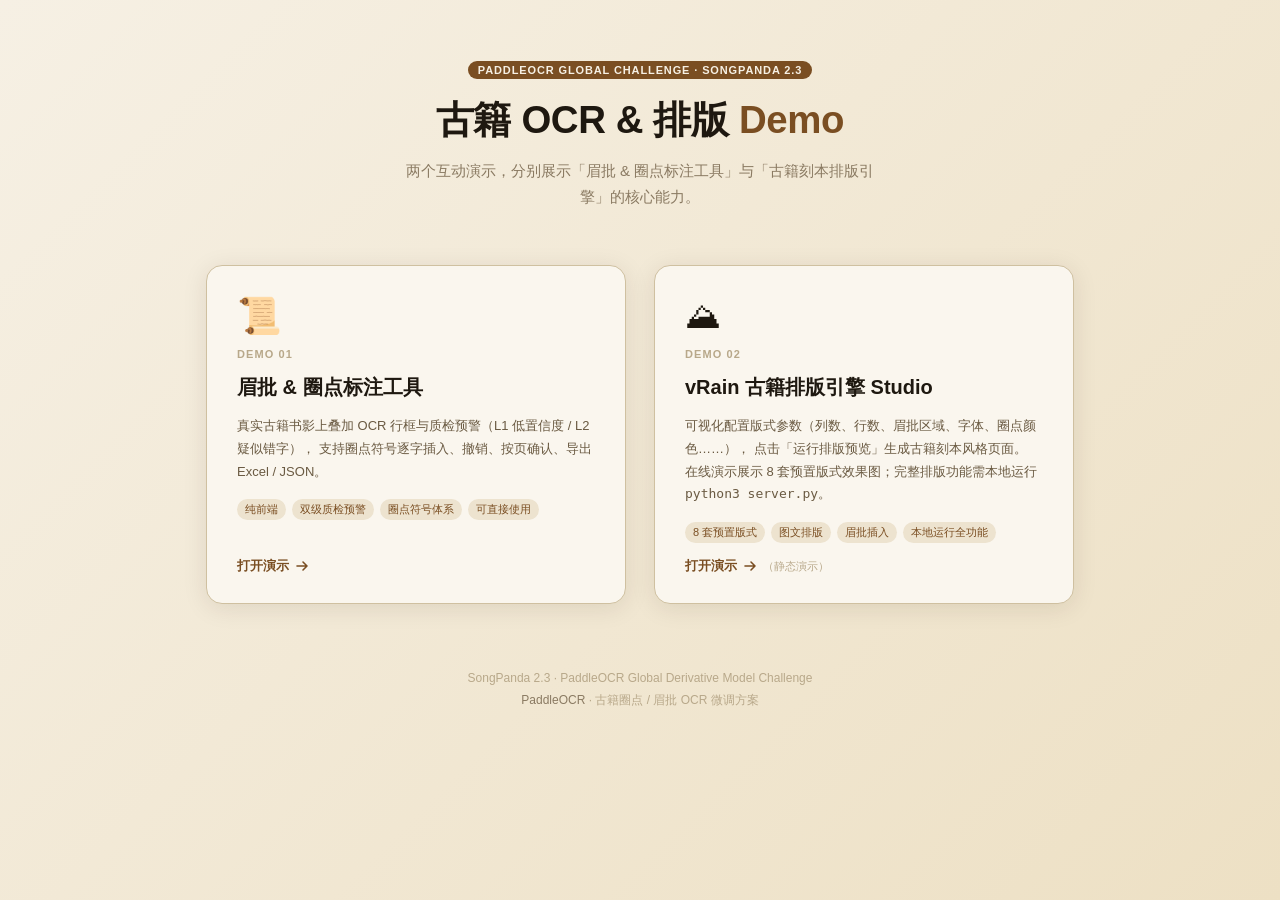
<file: index.html>
<!DOCTYPE html>
<html lang="zh-CN">
<head>
<meta charset="UTF-8">
<meta name="viewport" content="width=device-width, initial-scale=1.0">
<title>SongPanda 2.3 — Demo Index</title>
<style>
* { box-sizing:border-box; margin:0; padding:0; }
body {
  font-family: 'PingFang SC','Hiragino Sans GB','Microsoft YaHei',sans-serif;
  background: linear-gradient(135deg, #f6f0e4 0%, #ede0c4 100%);
  min-height: 100vh;
  display: flex;
  flex-direction: column;
  align-items: center;
  padding: 60px 20px 80px;
  color: #1e1810;
}

header { text-align:center; margin-bottom:56px; }
.badge {
  display: inline-block;
  background: #7a4e22;
  color: #f6f0e4;
  font-size: 11px;
  font-weight: 600;
  letter-spacing: .08em;
  padding: 3px 10px;
  border-radius: 20px;
  margin-bottom: 16px;
  text-transform: uppercase;
}
h1 {
  font-size: 2.4rem;
  font-weight: 700;
  letter-spacing: -.01em;
  color: #1e1810;
  margin-bottom: 12px;
}
h1 em { color: #7a4e22; font-style: normal; }
.subtitle {
  font-size: 15px;
  color: #8a7a62;
  line-height: 1.7;
  max-width: 480px;
  margin: 0 auto;
}

.cards {
  display: flex;
  gap: 28px;
  flex-wrap: wrap;
  justify-content: center;
  max-width: 960px;
  width: 100%;
}

.card {
  background: #faf6ee;
  border: 1px solid #cfc0a0;
  border-radius: 16px;
  padding: 32px 30px 28px;
  width: 420px;
  max-width: 100%;
  box-shadow: 0 4px 24px rgba(50,25,5,.10);
  text-decoration: none;
  color: inherit;
  display: flex;
  flex-direction: column;
  gap: 14px;
  transition: transform .18s ease, box-shadow .18s ease;
}
.card:hover {
  transform: translateY(-4px);
  box-shadow: 0 12px 36px rgba(50,25,5,.16);
}

.card-icon {
  font-size: 36px;
  line-height: 1;
}
.card-num {
  font-size: 11px;
  font-weight: 600;
  letter-spacing: .1em;
  color: #b8a88a;
  text-transform: uppercase;
}
.card-title {
  font-size: 1.25rem;
  font-weight: 700;
  color: #1e1810;
}
.card-desc {
  font-size: 13px;
  color: #6a5a42;
  line-height: 1.75;
}
.card-tags {
  display: flex;
  flex-wrap: wrap;
  gap: 6px;
  margin-top: 2px;
}
.tag {
  font-size: 11px;
  padding: 3px 8px;
  border-radius: 20px;
  background: #ede3cf;
  color: #7a4e22;
  font-weight: 500;
}
.card-cta {
  margin-top: auto;
  display: inline-flex;
  align-items: center;
  gap: 6px;
  font-size: 13px;
  font-weight: 600;
  color: #7a4e22;
}
.card-cta svg { transition:transform .18s; }
.card:hover .card-cta svg { transform:translateX(4px); }

.card.card-static .card-cta::after { content: "（静态演示）"; font-weight:400; color:#b8a88a; font-size:11px; }

footer {
  margin-top: 64px;
  font-size: 12px;
  color: #b8a88a;
  text-align: center;
  line-height: 1.8;
}
footer a { color: #8a7a62; text-decoration: none; }
footer a:hover { text-decoration: underline; }
</style>
</head>
<body>

<header>
  <div class="badge">PaddleOCR Global Challenge · SongPanda 2.3</div>
  <h1>古籍 OCR &amp; 排版 <em>Demo</em></h1>
  <p class="subtitle">
    两个互动演示，分别展示「眉批 &amp; 圈点标注工具」与「古籍刻本排版引擎」的核心能力。
  </p>
</header>

<div class="cards">

  <a class="card" href="eval-annotation-demo/index.html">
    <div class="card-icon">📜</div>
    <div class="card-num">Demo 01</div>
    <div class="card-title">眉批 &amp; 圈点标注工具</div>
    <div class="card-desc">
      真实古籍书影上叠加 OCR 行框与质检预警（L1 低置信度 / L2 疑似错字），
      支持圈点符号逐字插入、撤销、按页确认、导出 Excel / JSON。
    </div>
    <div class="card-tags">
      <span class="tag">纯前端</span>
      <span class="tag">双级质检预警</span>
      <span class="tag">圈点符号体系</span>
      <span class="tag">可直接使用</span>
    </div>
    <div class="card-cta">
      打开演示
      <svg width="14" height="14" viewBox="0 0 14 14" fill="none">
        <path d="M2 7h10M8 3l4 4-4 4" stroke="#7a4e22" stroke-width="1.6" stroke-linecap="round" stroke-linejoin="round"/>
      </svg>
    </div>
  </a>

  <a class="card card-static" href="train-pipeline-demo/index.html">
    <div class="card-icon">⛰</div>
    <div class="card-num">Demo 02</div>
    <div class="card-title">vRain 古籍排版引擎 Studio</div>
    <div class="card-desc">
      可视化配置版式参数（列数、行数、眉批区域、字体、圈点颜色……），
      点击「运行排版预览」生成古籍刻本风格页面。
      在线演示展示 8 套预置版式效果图；完整排版功能需本地运行 <code>python3 server.py</code>。
    </div>
    <div class="card-tags">
      <span class="tag">8 套预置版式</span>
      <span class="tag">图文排版</span>
      <span class="tag">眉批插入</span>
      <span class="tag">本地运行全功能</span>
    </div>
    <div class="card-cta">
      打开演示
      <svg width="14" height="14" viewBox="0 0 14 14" fill="none">
        <path d="M2 7h10M8 3l4 4-4 4" stroke="#7a4e22" stroke-width="1.6" stroke-linecap="round" stroke-linejoin="round"/>
      </svg>
    </div>
  </a>

</div>

<footer>
  SongPanda 2.3 · PaddleOCR Global Derivative Model Challenge<br>
  <a href="https://github.com/PaddlePaddle/PaddleOCR" target="_blank">PaddleOCR</a> ·
  古籍圈点 / 眉批 OCR 微调方案
</footer>

</body>
</html>
</file>
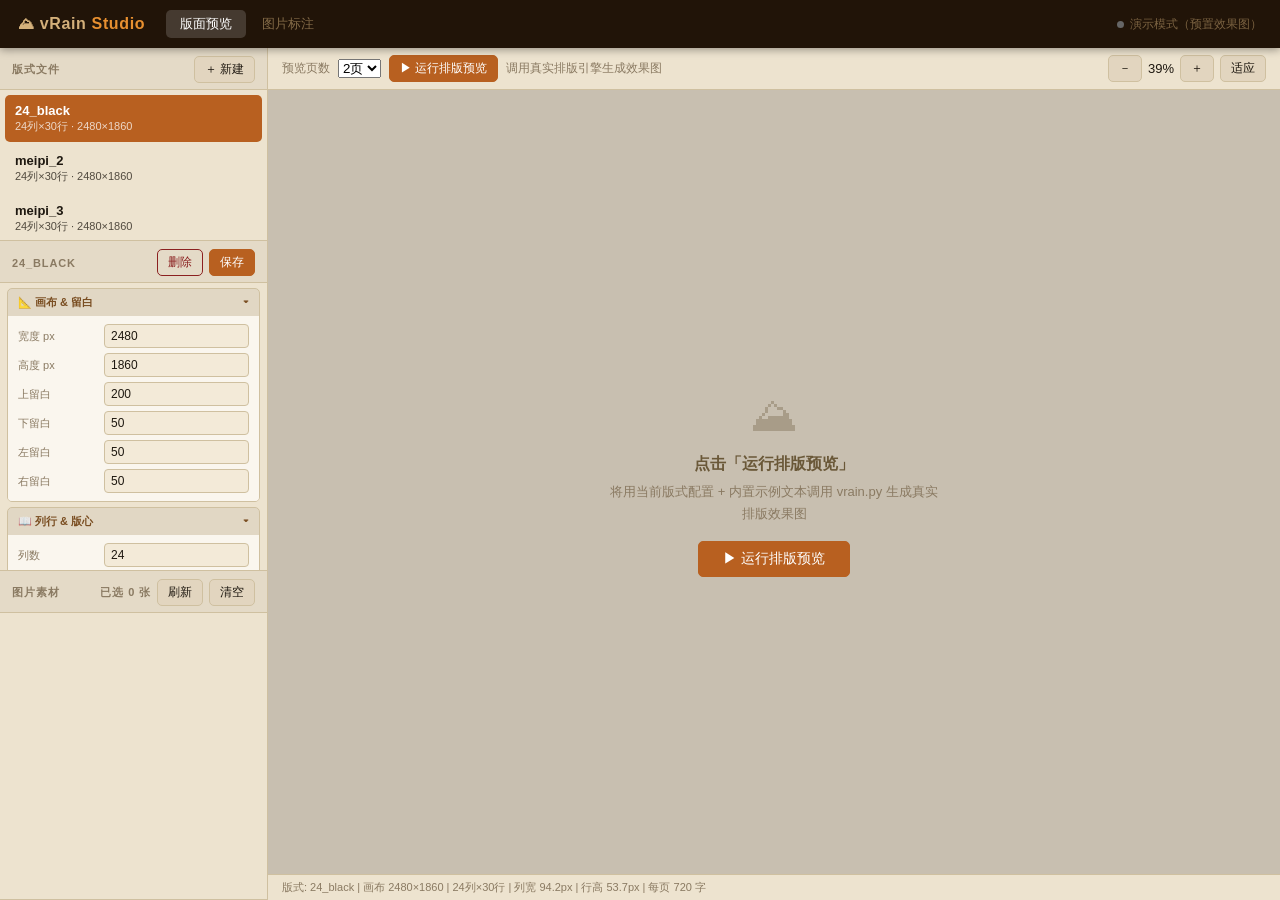
<file: train-pipeline-demo/index.html>
<!DOCTYPE html>
<html lang="zh-CN">
<head>
  <meta charset="UTF-8">
  <title>vRain Studio</title>
  <link rel="stylesheet" href="style.css">
</head>
<body>

<!-- ── 顶栏 ── -->
<header class="topbar">
  <div class="logo">⛰ vRain <em>Studio</em></div>
  <nav class="tabs">
    <button class="tab active" data-tab="preview">版面预览</button>
    <button class="tab" data-tab="annotate">图片标注</button>
  </nav>
  <div class="topbar-right">
    <span id="server-dot" class="dot-off"></span>
    <span id="server-label">连接中…</span>
  </div>
</header>

<!-- ── 主体 ── -->
<main class="main">

  <!-- ══ TAB：版面预览 ══ -->
  <section class="tab-panel active" id="tab-preview">

    <!-- 左：版式列表 + 参数面板 -->
    <aside class="sidebar">

      <div class="sb-block">
        <div class="sb-title">
          版式文件
          <button class="mbtn" id="btn-new">＋ 新建</button>
        </div>
        <div id="layout-list" class="layout-list"></div>
      </div>

      <div class="sb-block grow">
        <div class="sb-title">
          <span id="editing-id">参数配置</span>
          <div style="display:flex;align-items:center;gap:6px">
            <span id="dirty-dot" class="dirty-dot" title="有未保存的修改" style="display:none">●</span>
            <button class="mbtn danger" id="btn-delete">删除</button>
            <button class="mbtn primary" id="btn-save">保存</button>
          </div>
        </div>
        <div id="param-groups" class="param-groups"></div>
      </div>

      <div class="sb-block grow" style="min-height:0;overflow:hidden;display:none" id="sb-images">
        <div class="sb-title">
          <span>图片素材</span>
          <div style="display:flex;align-items:center;gap:6px">
            <span id="img-sel-count" style="font-size:11px;color:var(--muted)">已选 0 张</span>
            <button class="mbtn" id="btn-img-refresh">刷新</button>
            <button class="mbtn" id="btn-img-clear">清空</button>
          </div>
        </div>
        <div id="image-gallery" class="image-gallery"></div>
      </div>

    </aside>

    <!-- 右：预览区 -->
    <div class="preview-wrap">

      <!-- 预览控制栏 -->
      <div class="preview-bar">
        <div style="display:flex;align-items:center;gap:8px">
          <label class="bar-label">预览页数</label>
          <select id="sel-pages">
            <option value="1">1页</option>
            <option value="2" selected>2页</option>
            <option value="3">3页</option>
            <option value="4">4页</option>
            <option value="6">6页</option>
          </select>
          <button class="mbtn primary" id="btn-preview">▶ 运行排版预览</button>
          <span id="preview-spinner" class="spinner" style="display:none"></span>
          <span id="preview-hint" class="bar-hint">调用真实排版引擎生成效果图</span>
        </div>
        <div style="display:flex;align-items:center;gap:6px">
          <button class="mbtn" id="zoom-out">－</button>
          <span id="zoom-val">80%</span>
          <button class="mbtn" id="zoom-in">＋</button>
          <button class="mbtn" id="zoom-fit">适应</button>
        </div>
      </div>

      <!-- 图片展示区 -->
      <div class="preview-body" id="preview-body">
        <div class="preview-empty" id="preview-empty">
          <div class="empty-icon">⛰</div>
          <div class="empty-title">点击「运行排版预览」</div>
          <div class="empty-desc">将用当前版式配置 + 内置示例文本调用 vrain.py 生成真实排版效果图</div>
          <button class="mbtn primary" id="btn-preview2" style="margin-top:16px;padding:8px 24px;font-size:14px">▶ 运行排版预览</button>
        </div>
        <div id="preview-pages" style="display:none"></div>
      </div>

      <!-- 状态栏 -->
      <div class="status-bar" id="status-bar">—</div>
    </div>

  </section>

  <!-- ══ TAB：图片标注 ══ -->
  <section class="tab-panel" id="tab-annotate">
    <aside class="sidebar">
      <div class="sb-block">
        <div class="sb-title">上传扫描图</div>
        <div class="upload-zone" id="upload-zone">
          <div style="font-size:28px;margin-bottom:6px">🖼</div>
          <div style="font-size:12px;color:var(--muted);line-height:1.6">拖拽或点击上传<br>古籍扫描图</div>
          <input type="file" id="upload-input" accept="image/*" hidden>
        </div>
        <div id="upload-status" style="padding:5px 10px 6px;font-size:11px;color:var(--muted);display:none"></div>
      </div>
      <div class="sb-block">
        <div class="sb-title">标注工具</div>
        <div style="padding:6px 8px 4px;display:flex;flex-direction:column;gap:3px">
          <button class="anno-btn active" data-tool="body">📝 正文区域（框选）</button>
          <div class="anno-tip">推算四边留白 margins_*</div>
          <button class="anno-btn" data-tool="margin">📌 眉批区域（框选）</button>
          <div class="anno-tip">推算眉批起始位置 fish_top_y</div>
          <button class="anno-btn" data-tool="hsplit">— 眉批/正文分界线（点击）</button>
          <div class="anno-tip">点击设置一条横线切割正文与眉批</div>
          <button class="anno-btn" data-tool="col_box">┃ 列框（逐列框选）</button>
          <div class="anno-tip">每列框一个竖条 → 存列位置+列宽，自适应字号/行数</div>
          <button class="anno-btn" data-tool="center">⟷ 版心区域（框选）</button>
          <div class="anno-tip">框选版心空白区域，宽度直接作为 leaf_center_width</div>
          <button class="anno-btn" data-tool="row">─ 行线（逐行点击）</button>
          <div class="anno-tip">点 N 条线 → row_num = N+1，所有列共用</div>
          <button class="anno-btn" data-tool="img_zone" style="border-color:rgba(220,40,180,.7);color:rgba(200,20,160,1)">🖼 图片区域（框选）</button>
          <div class="anno-tip">框选放置插图的矩形区域，支持多个；写入 image_zones，排版时随机贴图</div>
        </div>
        <div style="padding:2px 8px 8px">
          <button class="mbtn danger" id="btn-anno-clear" style="width:100%">清除全部</button>
        </div>
      </div>
      <div class="sb-block grow" style="overflow:hidden">
        <div class="sb-title">推算结果</div>
        <div id="anno-result" style="padding:6px 10px;font-size:12px;line-height:1.8;overflow-y:auto">
          <span style="color:var(--muted)">尚未标注</span>
        </div>
        <div style="padding:6px 8px 10px">
          <button class="mbtn primary" id="btn-anno-apply" disabled style="width:100%">写入当前版式配置 →</button>
        </div>
      </div>
    </aside>
    <div class="preview-wrap">
      <div class="preview-bar">
        <span style="font-size:12px;color:var(--muted)">在图上拖拽/点击标注区域，自动推算配置参数</span>
        <div style="display:flex;align-items:center;gap:6px">
          <button class="mbtn" id="anno-zoom-out">－</button>
          <span id="anno-zoom-val">100%</span>
          <button class="mbtn" id="anno-zoom-in">＋</button>
        </div>
      </div>
      <div class="preview-body" id="anno-body">
        <div class="preview-empty" id="anno-placeholder">
          <div class="empty-icon">🖼</div>
          <div class="empty-title">上传古籍扫描图</div>
          <div class="empty-desc">支持 jpg / png，上传后可框选正文区域、点击标记列线行线</div>
        </div>
        <canvas id="anno-canvas" style="display:none;cursor:crosshair"></canvas>
      </div>
      <div class="status-bar" id="anno-coord">—</div>
    </div>
  </section>


</main>

<!-- ── 新建版式弹窗 ── -->
<div class="overlay" id="overlay-new">
  <div class="modal">
    <div class="modal-title">新建版式</div>
    <div class="modal-field">
      <label>版式 ID（字母/数字/下划线，将作为文件名）</label>
      <input id="new-id" type="text" placeholder="例：my_layout_18col" autocomplete="off">
    </div>
    <div class="modal-field">
      <label>复制自</label>
      <select id="new-base"></select>
    </div>
    <div class="modal-actions">
      <button class="mbtn" id="btn-new-cancel">取消</button>
      <button class="mbtn primary" id="btn-new-confirm">创建</button>
    </div>
  </div>
</div>

<!-- ── 写入版式弹窗（标注后选择目标版式） ── -->
<div class="overlay" id="overlay-apply">
  <div class="modal">
    <div class="modal-title">将标注结果写入版式</div>
    <div class="modal-field">
      <label>选择目标版式</label>
      <select id="apply-target"></select>
    </div>
    <div id="apply-preview" style="margin-top:10px;background:var(--bg);border:1px solid var(--border);border-radius:var(--r);padding:10px 12px;font-size:12px;line-height:1.9;color:var(--muted)">
      将写入以下参数：
    </div>
    <div class="modal-actions">
      <button class="mbtn" id="btn-apply-cancel">取消</button>
      <button class="mbtn primary" id="btn-apply-confirm">写入并切换到预览</button>
    </div>
  </div>
</div>

<!-- ── Toast ── -->
<div id="toast"></div>

<script src="app.js"></script>
</body>
</html>
</file>
<file: train-pipeline-demo/style.css>
/* ── 本地运行提示 Banner ── */
#local-run-banner {
  position:fixed; bottom:-160px; left:50%; transform:translateX(-50%);
  width:min(680px,94vw); background:#1e1810; color:#f3ead8;
  border-radius:12px; padding:18px 20px; display:flex; gap:14px; align-items:flex-start;
  box-shadow:0 8px 32px rgba(0,0,0,.45); z-index:9999;
  transition:bottom .35s cubic-bezier(.22,1,.36,1);
}
#local-run-banner.show { bottom:24px; }
#local-run-banner.flash { animation:lrb-flash .3s ease; }
@keyframes lrb-flash { 0%,100%{opacity:1} 50%{opacity:.4} }
.lrb-icon { font-size:28px; line-height:1; padding-top:2px; flex-shrink:0; }
.lrb-body { flex:1; min-width:0; }
.lrb-title { font-weight:700; font-size:14px; margin-bottom:4px; color:#f3ead8; }
.lrb-desc  { font-size:12px; color:#b8a88a; margin-bottom:8px; }
.lrb-code  {
  background:#0d0a07; border-radius:7px; padding:8px 12px;
  font-family:'Menlo','Courier New',monospace; font-size:12px; color:#88c97e;
  white-space:pre; overflow-x:auto; line-height:1.7;
}
.lrb-close {
  background:none; border:none; color:#8a7a62; cursor:pointer;
  font-size:16px; padding:2px 4px; flex-shrink:0; line-height:1;
  transition:color .15s;
}
.lrb-close:hover { color:#f3ead8; }

:root {
  --bg:      #f3ead8;
  --paper:   #faf6ee;
  --border:  #cfc0a0;
  --ink:     #1e1810;
  --muted:   #8a7a62;
  --accent:  #7a4e22;
  --hot:     #b86020;
  --sidebar: #ede3cf;
  --hover:   #e2d5bf;
  --danger:  #8b2020;
  --r: 5px;
  --shadow: 0 2px 16px rgba(50,25,5,.13);
}
* { box-sizing:border-box; margin:0; padding:0; }
body {
  font-family:'PingFang SC','Hiragino Sans GB','Microsoft YaHei',sans-serif;
  background:var(--bg); color:var(--ink);
  height:100vh; display:flex; flex-direction:column; overflow:hidden;
  font-size:13px;
}

/* ── 顶栏 ── */
.topbar {
  height:48px; background:#211408;
  display:flex; align-items:center; padding:0 18px; gap:18px;
  flex-shrink:0; box-shadow:0 2px 8px rgba(0,0,0,.35); z-index:10;
}
.logo { color:#d4b07a; font-size:16px; font-weight:700; letter-spacing:.04em; white-space:nowrap; min-width:130px; }
.logo em { color:#e89030; font-style:normal; }
.tabs { display:flex; gap:2px; flex:1; }
.tab {
  background:transparent; border:none; color:rgba(212,176,122,.55);
  font-size:13px; padding:5px 14px; border-radius:var(--r);
  cursor:pointer; transition:all .15s; font-family:inherit;
}
.tab:hover  { background:rgba(255,255,255,.08); color:#d4b07a; }
.tab.active { background:rgba(255,255,255,.16); color:#fff; font-weight:500; }
.topbar-right { display:flex; align-items:center; gap:6px; color:rgba(212,176,122,.5); font-size:12px; margin-left:auto; }
.dot-on  { width:7px; height:7px; border-radius:50%; background:#5cb85c; box-shadow:0 0 5px #5cb85c; flex-shrink:0; }
.dot-off { width:7px; height:7px; border-radius:50%; background:#666; flex-shrink:0; }

/* ── 主体 ── */
.main { flex:1; overflow:hidden; }
.tab-panel { display:none; height:100%; }
.tab-panel.active { display:flex; }

/* ── 侧边栏 ── */
.sidebar { width:268px; flex-shrink:0; background:var(--sidebar); border-right:1px solid var(--border); display:flex; flex-direction:column; overflow:hidden; }
.sb-block { border-bottom:1px solid var(--border); display:flex; flex-direction:column; }
.sb-block.grow { flex:1; min-height:0; overflow:hidden; display:flex; flex-direction:column; }
.sb-title {
  font-size:11px; font-weight:700; text-transform:uppercase; letter-spacing:.08em;
  color:var(--muted); padding:8px 12px 6px;
  display:flex; align-items:center; justify-content:space-between;
  background:rgba(0,0,0,.04); flex-shrink:0; border-bottom:1px solid var(--border);
}

/* ── 版式列表 ── */
.layout-list { padding:5px; overflow-y:auto; max-height:150px; }
.li {
  padding:7px 9px; border-radius:var(--r); cursor:pointer;
  border:1px solid transparent; transition:all .15s; margin-bottom:3px;
}
.li:hover { background:var(--hover); border-color:var(--border); }
.li.active { background:var(--hot); color:#fff; }
.li-id   { font-weight:600; font-size:13px; }
.li-meta { font-size:11px; opacity:.75; margin-top:1px; }

/* ── 参数分组 ── */
.param-groups { flex:1; overflow-y:auto; padding:5px 7px 14px; }
.pg { margin-bottom:5px; border:1px solid var(--border); border-radius:var(--r); overflow:hidden; }
.pg-head {
  background:rgba(0,0,0,.05); padding:6px 10px;
  font-size:11px; font-weight:700; color:var(--accent);
  cursor:pointer; display:flex; justify-content:space-between; user-select:none;
}
.pg-body { padding:8px 10px; background:var(--paper); }
.pg-body.closed { display:none; }
.pf { display:flex; align-items:center; gap:6px; margin-bottom:5px; }
.pf:last-child { margin-bottom:0; }
.pf label { width:80px; flex-shrink:0; font-size:11px; color:var(--muted); }
.pf input, .pf select {
  flex:1; min-width:0; background:var(--bg);
  border:1px solid var(--border); border-radius:4px;
  padding:4px 6px; font-size:12px; color:var(--ink); font-family:inherit;
}
.pf input:focus, .pf select:focus { outline:2px solid var(--hot); border-color:transparent; }
.pf input[type=color] { height:26px; padding:2px 3px; cursor:pointer; }
.pf-color { display:flex; gap:4px; flex:1; }
.pf-color input[type=text] { flex:1; }
.pf-color input[type=color] { width:34px; flex-shrink:0; }

/* ── 按钮 ── */
.mbtn {
  background:var(--hover); border:1px solid var(--border); border-radius:var(--r);
  padding:4px 10px; font-size:12px; cursor:pointer; font-family:inherit;
  color:var(--ink); transition:all .15s; white-space:nowrap;
}
.mbtn:hover { background:var(--border); }
.mbtn.primary { background:var(--hot); color:#fff; border-color:var(--hot); }
.mbtn.primary:hover { background:#9a4e15; }
.mbtn.danger  { background:transparent; color:var(--danger); border-color:var(--danger); }
.mbtn.danger:hover { background:var(--danger); color:#fff; }

/* ── 预览区域 ── */
.preview-wrap { flex:1; display:flex; flex-direction:column; overflow:hidden; background:#c8bfb0; min-width:0; }
.preview-bar {
  display:flex; align-items:center; justify-content:space-between;
  padding:7px 14px; background:var(--sidebar); border-bottom:1px solid var(--border); flex-shrink:0;
}
.bar-label { font-size:12px; color:var(--muted); }
.bar-hint  { font-size:12px; color:var(--muted); }
.spinner {
  width:14px; height:14px; border:2px solid rgba(180,100,30,.3);
  border-top-color:var(--hot); border-radius:50%; animation:spin .7s linear infinite;
}
@keyframes spin { to { transform:rotate(360deg); } }

.preview-body { flex:1; overflow:auto; padding:20px; display:flex; flex-direction:column; gap:14px; align-items:center; }
.preview-empty { display:flex; flex-direction:column; align-items:center; justify-content:center; height:100%; color:var(--muted); }
.empty-icon  { font-size:48px; margin-bottom:12px; opacity:.5; }
.empty-title { font-size:16px; font-weight:600; margin-bottom:6px; color:#6a5838; }
.empty-desc  { font-size:13px; text-align:center; line-height:1.7; max-width:340px; }

.page-card {
  background:#fff; box-shadow:var(--shadow), 0 0 0 1px rgba(0,0,0,.1);
  flex-shrink:0; position:relative;
}
.page-card img { display:block; max-width:100%; height:auto; }
.page-label { position:absolute; top:6px; left:8px; background:rgba(0,0,0,.45); color:#fff; font-size:11px; padding:2px 7px; border-radius:3px; }

.status-bar { padding:5px 14px; background:var(--sidebar); border-top:1px solid var(--border); font-size:11px; color:var(--muted); flex-shrink:0; white-space:nowrap; overflow:hidden; text-overflow:ellipsis; }

/* ── 图片标注 ── */
.upload-zone {
  margin:8px; border:2px dashed var(--border);
  border-radius:var(--r); padding:18px; text-align:center; cursor:pointer;
  background:var(--paper); transition:all .18s;
}
.upload-zone:hover, .upload-zone.over { border-color:var(--hot); background:var(--hover); }
.anno-btn {
  background:var(--paper); border:1px solid var(--border); border-radius:var(--r);
  padding:6px 10px; font-size:12px; text-align:left; cursor:pointer;
  font-family:inherit; color:var(--ink); transition:all .15s;
}
.anno-btn:hover  { background:var(--hover); }
.anno-btn.active { background:var(--accent); color:#fff; border-color:var(--accent); }
.anno-tip {
  font-size:11px; color:var(--muted); padding:1px 10px 5px;
  line-height:1.5; border-bottom:1px dashed var(--border); margin-bottom:2px;
}
.dirty-dot { color:#c06020; font-size:13px; line-height:1; }
.anno-key { color:var(--hot); font-weight:600; }
#anno-body { flex:1; overflow:auto; padding:20px; display:flex; align-items:flex-start; justify-content:center; background:#c0b8ac; }

.image-gallery {
  flex:1; overflow-y:auto; overflow-x:hidden;
  display:grid; grid-template-columns:repeat(2, 1fr); gap:6px;
  padding:8px; align-content:start;
}
.ig-item {
  position:relative; aspect-ratio:1; border:2px solid transparent;
  border-radius:var(--r); background:var(--paper);
  cursor:pointer; overflow:hidden; transition:all .15s;
}
.ig-item:hover { border-color:var(--border); }
.ig-item.selected { border-color:var(--hot); box-shadow:0 0 0 1px var(--hot); }
.ig-item.selected::after {
  content:"✓"; position:absolute; top:2px; right:2px;
  width:18px; height:18px; border-radius:50%; background:var(--hot);
  color:#fff; font-size:11px; display:flex; align-items:center; justify-content:center;
}
.ig-item img { width:100%; height:100%; object-fit:cover; display:block; }
.ig-label {
  position:absolute; bottom:0; left:0; right:0; padding:3px 5px;
  background:rgba(30,24,16,.7); color:#fff; font-size:10px;
  white-space:nowrap; overflow:hidden; text-overflow:ellipsis;
}
.empty-tip {
  grid-column:1 / -1; text-align:center; color:var(--muted);
  font-size:12px; padding:20px 10px; line-height:1.8;
}

.adv-grid { display:grid; grid-template-columns:repeat(auto-fill,minmax(300px,1fr)); gap:16px; padding:10px 18px 24px; }
.adv-card { background:var(--paper); border:1px solid var(--border); border-radius:var(--r); overflow:hidden; box-shadow:var(--shadow); }
.adv-card:hover { box-shadow:0 4px 24px rgba(50,25,5,.2); }
.adv-head { padding:9px 13px; background:var(--hover); border-bottom:1px solid var(--border); display:flex; align-items:center; justify-content:space-between; font-weight:600; font-size:13px; }
.adv-tag { font-size:11px; font-weight:400; background:var(--hot); color:#fff; padding:2px 8px; border-radius:10px; }
.adv-thumb { padding:10px; display:flex; justify-content:center; background:#c8bfb0; }
.adv-thumb canvas { max-width:100%; }
.adv-desc { padding:8px 12px; font-size:12px; color:var(--muted); line-height:1.7; border-top:1px solid var(--border); }
.adv-footer { padding:8px 12px; display:flex; gap:6px; border-top:1px solid var(--border); background:var(--sidebar); }

/* ── 弹窗 ── */
.overlay {
  position:fixed; inset:0; background:rgba(0,0,0,.5);
  display:flex; align-items:center; justify-content:center; z-index:200;
  display:none;  /* 默认隐藏 */
}
.overlay.show { display:flex; }
.modal { background:var(--paper); border-radius:var(--r); padding:22px; width:380px; box-shadow:0 8px 40px rgba(0,0,0,.3); }
.modal-title { font-size:15px; font-weight:700; margin-bottom:14px; }
.modal-field { margin-bottom:12px; }
.modal-field label { display:block; font-size:12px; color:var(--muted); margin-bottom:4px; }
.modal-field input, .modal-field select { width:100%; background:var(--bg); border:1px solid var(--border); border-radius:4px; padding:7px 9px; font-size:13px; font-family:inherit; color:var(--ink); }
.modal-actions { display:flex; justify-content:flex-end; gap:8px; margin-top:16px; }

/* ── Toast ── */
#toast { position:fixed; bottom:26px; left:50%; transform:translateX(-50%); background:#1e1408; color:#e8d4a8; padding:9px 22px; border-radius:var(--r); font-size:13px; z-index:999; box-shadow:0 4px 20px rgba(0,0,0,.3); pointer-events:none; opacity:0; transition:opacity .3s; }

/* ── 滚动条 ── */
::-webkit-scrollbar { width:5px; height:5px; }
::-webkit-scrollbar-track { background:transparent; }
::-webkit-scrollbar-thumb { background:var(--border); border-radius:3px; }
</file>
